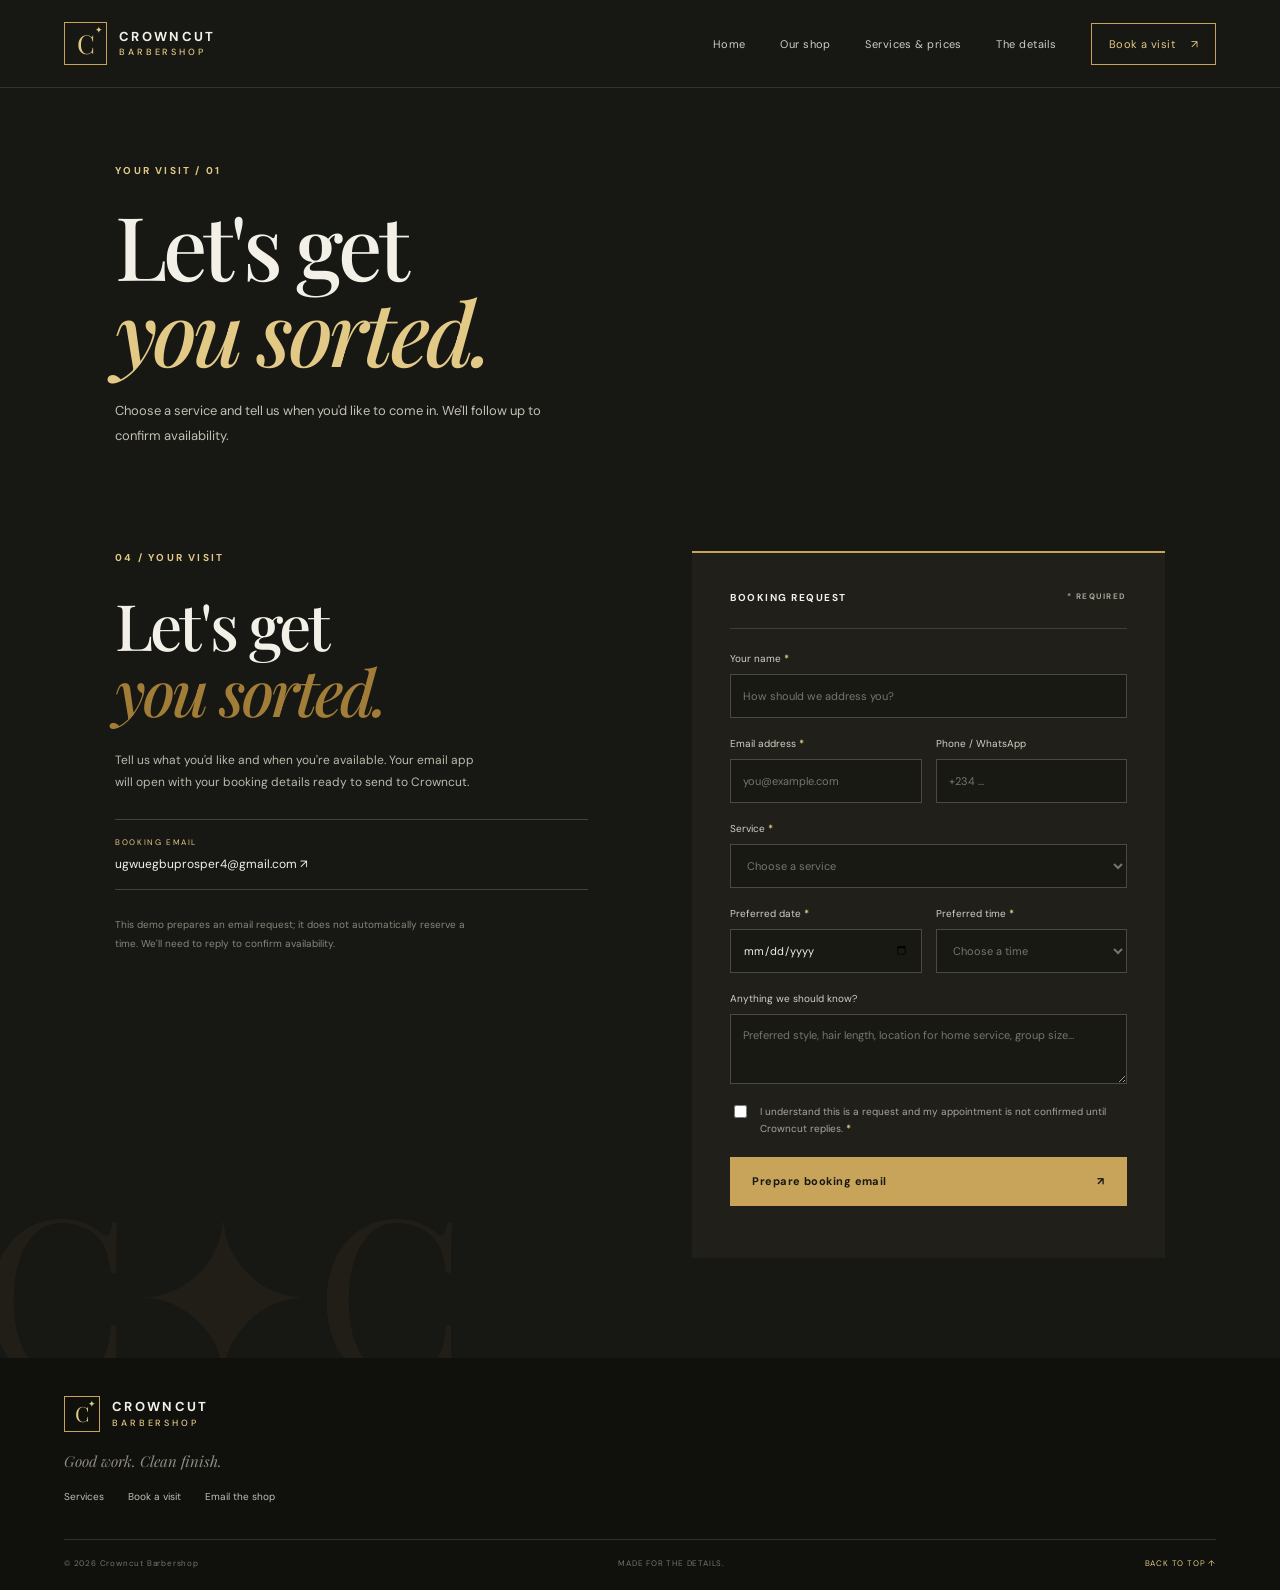
<file: booking.html>
<!doctype html>
<html lang="en">
<head>
  <meta charset="utf-8">
  <meta name="viewport" content="width=device-width, initial-scale=1">
  <meta name="theme-color" content="#171713">
  <meta name="description" content="Request a Crowncut Barbershop appointment by selecting a service, date and preferred time.">
  <title>Book an Appointment — Crowncut Barbershop</title>
  <link rel="preconnect" href="https://fonts.googleapis.com">
  <link rel="preconnect" href="https://fonts.gstatic.com" crossorigin>
  <link href="https://fonts.googleapis.com/css2?family=DM+Sans:wght@400;500;600;700&family=Playfair+Display:wght@500;600;700&display=swap" rel="stylesheet">
  <link rel="stylesheet" href="styles.css">
  <script defer src="script.js"></script>
</head>
<body>
  <a class="skip-link" href="#main">Skip to content</a>
  <header class="site-header">
    <a class="brand" href="#home" aria-label="Crowncut Barbershop home">
      <span class="brand-mark" aria-hidden="true">C<span>✦</span></span>
      <span class="brand-name">CROWNCUT <small>BARBERSHOP</small></span>
    </a>
    <button class="menu-toggle" aria-expanded="false" aria-controls="primary-nav" aria-label="Open navigation"><span></span><span></span></button>
    <nav id="primary-nav" class="primary-nav" aria-label="Main navigation">
      <a href="index.html" class="nav-link">Home</a>
      <a href="index.html#about" class="nav-link">Our shop</a>
      <a href="services.html" class="nav-link">Services & prices</a>
      <a href="index.html#gallery" class="nav-link">The details</a>
      <a href="booking.html" class="nav-link active nav-book">Book a visit <span aria-hidden="true">↗</span></a>
    </nav>
  </header>


  <main id="main">
<section class="page-banner booking-banner"><div class="section-kicker">YOUR VISIT / 01</div><h1>Let's get<br><em>you sorted.</em></h1><p>Choose a service and tell us when you'd like to come in. We'll follow up to confirm availability.</p></section>
    <section class="booking-section" id="booking">
      <div class="booking-decor" aria-hidden="true">C✦C</div>
      <div class="booking-intro">
        <div class="section-kicker">04 / YOUR VISIT</div>
        <h2>Let's get<br><em>you sorted.</em></h2>
        <p>Tell us what you'd like and when you're available. Your email app will open with your booking details ready to send to Crowncut.</p>
        <div class="booking-contact"><span class="contact-label">BOOKING EMAIL</span><a href="mailto:ugwuegbuprosper4@gmail.com">ugwuegbuprosper4@gmail.com ↗</a></div>
        <p class="booking-small">This demo prepares an email request; it does not automatically reserve a time. We'll need to reply to confirm availability.</p>
      </div>
      <form class="booking-form" id="booking-form">
        <div class="form-heading"><span>BOOKING REQUEST</span><span class="required-note">* REQUIRED</span></div>
        <label for="customer-name">Your name <b>*</b></label>
        <input id="customer-name" name="name" autocomplete="name" required placeholder="How should we address you?">
        <div class="form-row">
          <div><label for="customer-email">Email address <b>*</b></label><input id="customer-email" name="email" type="email" autocomplete="email" required placeholder="you@example.com"></div>
          <div><label for="customer-phone">Phone / WhatsApp</label><input id="customer-phone" name="phone" type="tel" autocomplete="tel" placeholder="+234 ..."></div>
        </div>
        <label for="selected-service">Service <b>*</b></label>
        <select id="selected-service" name="service" required><option value="">Choose a service</option></select>
        <div class="form-row">
          <div><label for="booking-date">Preferred date <b>*</b></label><input id="booking-date" name="date" type="date" required></div>
          <div><label for="booking-time">Preferred time <b>*</b></label><select id="booking-time" name="time" required><option value="">Choose a time</option><option>9:00 AM</option><option>10:00 AM</option><option>11:00 AM</option><option>12:00 PM</option><option>1:00 PM</option><option>2:00 PM</option><option>3:00 PM</option><option>4:00 PM</option><option>5:00 PM</option><option>6:00 PM</option></select></div>
        </div>
        <label for="booking-notes">Anything we should know?</label>
        <textarea id="booking-notes" name="notes" rows="3" placeholder="Preferred style, hair length, location for home service, group size…"></textarea>
        <label class="consent"><input type="checkbox" id="consent" required><span>I understand this is a request and my appointment is not confirmed until Crowncut replies. <b>*</b></span></label>
        <button class="button button-gold submit-button" type="submit">Prepare booking email <span aria-hidden="true">↗</span></button>
        <p class="form-feedback" id="form-feedback" role="status" aria-live="polite"></p>
      </form>
    </section>

  </main>
  <footer class="site-footer">
    <a class="brand footer-brand" href="#home"><span class="brand-mark">C<span>✦</span></span><span class="brand-name">CROWNCUT <small>BARBERSHOP</small></span></a>
    <p>Good work. Clean finish.</p>
    <div class="footer-links"><a href="#services">Services</a><a href="#booking">Book a visit</a><a href="mailto:ugwuegbuprosper4@gmail.com">Email the shop</a></div>
    <div class="footer-bottom"><span>© <span id="year"></span> Crowncut Barbershop</span><span>MADE FOR THE DETAILS.</span><a href="#home">BACK TO TOP ↑</a></div>
  </footer>

</body>
</html>
</file>
<file: styles.css>
/* Crowncut Barbershop — a deliberately editorial black, bone and brass visual system */
:root {
  --ink: #171713; --ink-soft: #24241e; --paper: #f3f0e8; --paper-deep: #e8e3d8;
  --brass: #c7a45a; --brass-light: #e2c985; --muted: #77756b; --line: rgba(23,23,19,.18);
  --serif: "Playfair Display", Georgia, serif; --sans: "DM Sans", Arial, sans-serif;
  --page: min(1240px, calc(100% - 9vw));
}
* { box-sizing: border-box; }
html { scroll-behavior: smooth; scroll-padding-top: 90px; }
body { margin: 0; background: var(--paper); color: var(--ink); font-family: var(--sans); -webkit-font-smoothing: antialiased; }
img { display: block; max-width: 100%; }
a { color: inherit; text-decoration: none; }
button, input, select, textarea { font: inherit; }
button, a, input, select, textarea { -webkit-tap-highlight-color: transparent; }
:focus-visible { outline: 3px solid var(--brass); outline-offset: 4px; }
.skip-link { position: absolute; left: -999px; top: 10px; z-index: 1000; padding: 12px 16px; background: var(--brass); color: var(--ink); }
.skip-link:focus { left: 10px; }
.site-header { height: 88px; padding: 0 5vw; display: flex; align-items: center; justify-content: space-between; gap: 28px; background: var(--ink); color: var(--paper); border-bottom: 1px solid rgba(243,240,232,.13); position: relative; z-index: 10; }
.brand { display: inline-flex; align-items: center; gap: 12px; flex-shrink: 0; }
.brand-mark { display: grid; place-items: center; width: 43px; height: 43px; border: 1px solid var(--brass); color: var(--brass-light); font-family: var(--serif); font-size: 26px; line-height: 1; position: relative; }
.brand-mark span { font-family: var(--sans); font-size: 9px; position: absolute; right: 3px; top: 3px; }
.brand-name { font-size: 13px; font-weight: 700; letter-spacing: .18em; line-height: 1.4; }
.brand-name small { display: block; color: var(--brass-light); font-size: 9px; letter-spacing: .32em; font-weight: 500; }
.primary-nav { display: flex; align-items: center; gap: clamp(17px, 2.7vw, 42px); height: 100%; }
.nav-link { font-size: 11px; letter-spacing: .04em; color: #d0cec5; transition: color .2s ease; }
.nav-link:hover, .nav-link.active { color: var(--brass-light); }
.nav-book { border: 1px solid var(--brass); padding: 13px 17px; color: var(--brass-light); }
.nav-book span { margin-left: 12px; }
.menu-toggle { display: none; background: transparent; border: 0; padding: 10px; }
.menu-toggle span { display: block; width: 24px; height: 1px; margin: 6px; background: var(--paper); }
.hero { background: var(--ink); color: var(--paper); min-height: 650px; display: grid; grid-template-columns: 48% 52%; position: relative; overflow: hidden; }
.hero-copy { padding: clamp(65px, 8vw, 118px) 5vw 60px 9vw; display: flex; flex-direction: column; align-items: flex-start; position: relative; z-index: 1; }
.eyebrow, .section-kicker { font-size: 10px; letter-spacing: .22em; font-weight: 700; }
.eyebrow { color: var(--brass-light); display: flex; align-items: center; gap: 12px; margin: 0 0 28px; }
.eyebrow-line { width: 31px; height: 1px; background: var(--brass); }
h1, h2 { font-family: var(--serif); font-weight: 500; letter-spacing: -.045em; }
.hero h1 { font-size: clamp(54px, 6.4vw, 91px); line-height: .99; margin: 0; max-width: 600px; }
h1 em, h2 em { font-weight: 500; color: var(--brass-light); }
.hero-intro { color: #c3c0b5; font-size: 14px; line-height: 1.9; max-width: 390px; margin: 29px 0 30px; }
.hero-actions { display: flex; flex-wrap: wrap; align-items: center; gap: 25px; }
.button { display: inline-flex; justify-content: center; align-items: center; gap: 23px; min-height: 49px; padding: 0 21px; border: 1px solid transparent; cursor: pointer; font-size: 11px; font-weight: 700; letter-spacing: .04em; transition: background .2s, color .2s, border-color .2s; }
.button-gold { background: var(--brass); color: var(--ink); }
.button-gold:hover { background: var(--brass-light); }
.text-link { font-size: 11px; color: var(--paper); border-bottom: 1px solid rgba(243,240,232,.45); padding: 0 0 7px; transition: color .2s, border-color .2s; }
.text-link span { padding-left: 8px; }
.text-link:hover { color: var(--brass-light); border-color: var(--brass-light); }
.hero-note { display: flex; align-items: center; gap: 10px; margin-top: auto; padding-top: 52px; color: #a8a69c; font-size: 8px; letter-spacing: .17em; }
.note-dot { width: 6px; height: 6px; border-radius: 50%; background: var(--brass); }
.hero-visual { min-height: 650px; position: relative; background: #39382f; }
.hero-visual::after { content: ""; position: absolute; inset: 0; background: linear-gradient(90deg, rgba(23,23,19,.16), transparent 25%), linear-gradient(0deg, rgba(23,23,19,.38), transparent 35%); pointer-events: none; }
.hero-visual > img { width: 100%; height: 100%; min-height: 650px; object-fit: cover; object-position: 48% center; filter: saturate(.7) contrast(1.04); }
.hero-stamp { position: absolute; z-index: 1; top: 11%; right: 9%; width: 112px; height: 112px; border: 1px solid var(--brass-light); border-radius: 50%; color: var(--paper); display: flex; flex-direction: column; align-items: center; justify-content: center; gap: 6px; font-size: 7px; letter-spacing: .16em; transform: rotate(9deg); }
.hero-stamp b { color: var(--brass-light); font-size: 20px; font-weight: 400; }
.image-caption { position: absolute; z-index: 1; bottom: 28px; left: 30px; right: 30px; display: flex; justify-content: space-between; color: #f3f0e8; font-size: 8px; letter-spacing: .16em; }
.hero-side-label { position: absolute; right: 13px; top: 44%; writing-mode: vertical-rl; font-size: 8px; letter-spacing: .2em; color: #b5b1a6; z-index: 2; }
.ticker { background: var(--brass); color: var(--ink); white-space: nowrap; overflow: hidden; padding: 15px 0; font-size: 9px; font-weight: 700; letter-spacing: .22em; }
.ticker div { text-align: center; }
.ticker b { padding: 0 25px; font-size: 13px; font-weight: 400; }
.section-wrap { width: var(--page); margin: 0 auto; }
.about { padding-top: 105px; padding-bottom: 34px; }
.section-kicker { color: #777365; }
.about-grid { display: grid; grid-template-columns: 1fr 1fr; gap: 9%; padding: 43px 5% 70px 0; }
.about h2, .services-top h2, .gallery-heading h2, .booking-intro h2 { font-size: clamp(43px, 5.2vw, 70px); line-height: 1.03; margin: 0; }
.about h2 em, .services-top h2 em, .gallery-heading h2 em, .booking-intro h2 em { color: #a17d37; }
.ornament { margin-top: 38px; color: #9c7d42; letter-spacing: .26em; font-size: 10px; }
.about-copy { padding-top: 5px; max-width: 475px; }
.about-copy p { color: #66645b; font-size: 13px; line-height: 1.95; margin: 0 0 17px; }
.about-copy .lead { color: var(--ink); font-family: var(--serif); font-size: 23px; line-height: 1.45; margin-bottom: 18px; }
.dark-link { display: inline-block; color: var(--ink); border-color: #aaa596; margin-top: 9px; }
.about-bottom { display: flex; justify-content: space-between; border-top: 1px solid var(--line); padding: 19px 0; color: #77756b; font-size: 8px; letter-spacing: .2em; }
.services-section { background: var(--paper-deep); padding: 93px 0 86px; }
.services-top { display: grid; grid-template-columns: 1fr 360px; gap: 10%; align-items: end; }
.services-top .section-kicker { margin-bottom: 30px; }
.services-top > p { color: #6c695f; font-size: 12px; line-height: 1.9; margin: 0 0 5px; }
.service-toolbar { display: flex; justify-content: space-between; align-items: center; gap: 20px; margin: 52px 0 20px; border-bottom: 1px solid var(--line); padding-bottom: 14px; }
.filter-list { display: flex; flex-wrap: wrap; gap: 7px; }
.filter-button { border: 1px solid transparent; padding: 9px 12px; color: #77756b; background: transparent; font-size: 10px; cursor: pointer; transition: all .2s; }
.filter-button:hover, .filter-button.active { border-color: #a58a52; color: var(--ink); }
.menu-count { color: #77756b; white-space: nowrap; font-size: 8px; letter-spacing: .16em; }
.service-grid { display: grid; grid-template-columns: repeat(4, minmax(0, 1fr)); column-gap: 18px; row-gap: 34px; }
.service-item { min-width: 0; }
.service-image { height: 210px; overflow: hidden; background: #d3cbbb; position: relative; }
.service-image img { width: 100%; height: 100%; object-fit: cover; filter: saturate(.78); transition: transform .45s ease, filter .35s ease; }
.service-item:hover .service-image img { transform: scale(1.035); filter: saturate(1); }
.service-index { position: absolute; left: 10px; top: 10px; background: var(--paper); color: var(--ink); padding: 6px 8px; font-size: 8px; letter-spacing: .12em; }
.service-info { padding: 15px 0 0; }
.service-meta { display: flex; justify-content: space-between; align-items: baseline; gap: 10px; }
.service-meta h3 { font-family: var(--serif); font-weight: 600; font-size: 18px; letter-spacing: -.02em; margin: 0; }
.service-price { font-size: 11px; font-weight: 700; white-space: nowrap; color: #88692c; }
.service-info p { font-size: 10px; color: #747167; line-height: 1.75; min-height: 36px; margin: 9px 0 14px; }
.service-book { display: inline-flex; align-items: center; gap: 12px; border-bottom: 1px solid #b5a47d; padding-bottom: 6px; font-size: 9px; font-weight: 700; letter-spacing: .05em; }
.service-book span { transition: transform .2s; }
.service-book:hover span { transform: translateX(4px); }
.price-note { border-top: 1px solid var(--line); padding-top: 17px; margin: 46px 0 0; color: #77756b; font-size: 10px; line-height: 1.8; }
.gallery-section { padding: 102px 0 100px; background: var(--paper); }
.gallery-heading { display: flex; align-items: end; justify-content: space-between; gap: 30px; margin-bottom: 44px; }
.gallery-heading .section-kicker { margin-bottom: 25px; }
.gallery-heading p { max-width: 340px; color: #6c695f; font-size: 12px; line-height: 1.9; margin: 0 0 5px; }
.gallery-grid { display: grid; grid-template-columns: 1.25fr .85fr .85fr; gap: 18px; align-items: start; }
.gallery-grid figure { margin: 0; min-width: 0; }
.gallery-grid img { width: 100%; height: 315px; object-fit: cover; filter: saturate(.72); }
.gallery-grid .gallery-large img { height: 425px; }
.gallery-offset { margin-top: 68px !important; }
.gallery-grid figcaption { display: flex; gap: 13px; align-items: center; padding-top: 13px; font-size: 9px; letter-spacing: .16em; font-weight: 700; }
.gallery-grid figcaption span { color: #9a7a3c; }
.gallery-disclaimer { color: #89867b; font-size: 9px; margin-top: 29px; }
.booking-section { background: var(--ink); color: var(--paper); display: grid; grid-template-columns: 1fr 1fr; gap: 10%; padding: 100px max(9vw, calc((100vw - 1100px)/2)); position: relative; overflow: hidden; }
.booking-decor { position: absolute; bottom: -75px; left: -20px; font-family: var(--serif); font-size: 220px; color: rgba(199,164,90,.055); pointer-events: none; }
.booking-intro, .booking-form { position: relative; z-index: 1; }
.booking-intro .section-kicker { color: var(--brass-light); margin-bottom: 28px; }
.booking-intro h2 { font-size: clamp(48px, 5vw, 69px); }
.booking-intro > p { max-width: 370px; color: #bcb9ae; font-size: 12px; line-height: 1.9; margin: 25px 0; }
.booking-contact { border-top: 1px solid rgba(243,240,232,.2); border-bottom: 1px solid rgba(243,240,232,.2); padding: 17px 0; display: flex; flex-direction: column; gap: 9px; align-items: flex-start; }
.contact-label { color: var(--brass-light); font-size: 8px; letter-spacing: .2em; }
.booking-contact a { font-size: 12px; }
.booking-contact a:hover { color: var(--brass-light); }
.booking-intro .booking-small { color: #88877d; font-size: 10px; }
.booking-form { background: #201f1a; padding: clamp(22px, 3vw, 38px); border-top: 2px solid var(--brass); }
.form-heading { display: flex; justify-content: space-between; gap: 10px; padding-bottom: 24px; margin-bottom: 23px; border-bottom: 1px solid rgba(243,240,232,.15); font-size: 10px; letter-spacing: .15em; font-weight: 700; }
.required-note { color: #a7a397; font-size: 8px; }
.booking-form label { display: block; font-size: 10px; color: #d4d0c4; margin-bottom: 9px; }
.booking-form label b { color: var(--brass-light); }
.booking-form input:not([type="checkbox"]), .booking-form select, .booking-form textarea { display: block; width: 100%; border: 1px solid #4b4940; background: #191914; color: var(--paper); border-radius: 0; padding: 13px 12px; margin-bottom: 19px; min-height: 44px; font-size: 11px; }
.booking-form input::placeholder, .booking-form textarea::placeholder { color: #77756b; }
.booking-form select:invalid { color: #77756b; }
.booking-form select option { color: var(--paper); background: var(--ink); }
.booking-form textarea { resize: vertical; }
.form-row { display: grid; grid-template-columns: 1fr 1fr; gap: 14px; }
.consent { display: flex !important; align-items: flex-start; gap: 10px; line-height: 1.7; margin: 2px 0 20px !important; color: #a9a69b !important; }
.consent input { margin-top: 2px; accent-color: var(--brass); flex-shrink: 0; }
.submit-button { width: 100%; justify-content: space-between; }
.form-feedback { color: var(--brass-light); font-size: 10px; line-height: 1.7; margin: 14px 0 0; }
.site-footer { padding: 38px 5vw 22px; background: #10100d; color: var(--paper); }
.footer-brand .brand-mark { width: 36px; height: 36px; font-size: 21px; }
.site-footer > p { color: #8e8b80; font-family: var(--serif); font-style: italic; font-size: 15px; margin: 19px 0; }
.footer-links { display: flex; flex-wrap: wrap; gap: 24px; margin-bottom: 36px; }
.footer-links a { font-size: 10px; color: #c1beb3; }
.footer-links a:hover { color: var(--brass-light); }
.footer-bottom { border-top: 1px solid rgba(243,240,232,.14); padding-top: 18px; display: flex; justify-content: space-between; gap: 15px; color: #77756b; font-size: 8px; letter-spacing: .1em; }
.footer-bottom a { color: var(--brass-light); }
[hidden] { display: none !important; }

@media (min-width: 1500px) { .hero-copy { padding-left: max(9vw, calc((100vw - 1240px)/2)); } }
@media (max-width: 1050px) {
  :root { --page: min(100% - 7vw, 1240px); }
  .site-header { padding: 0 3.5vw; }
  .primary-nav { gap: 17px; }
  .hero-copy { padding-left: 6vw; }
  .hero h1 { font-size: clamp(52px, 6vw, 76px); }
  .service-grid { grid-template-columns: repeat(3, minmax(0, 1fr)); }
  .service-image { height: 225px; }
  .booking-section { padding-left: 6vw; padding-right: 6vw; gap: 6%; }
}
@media (max-width: 760px) {
  html { scroll-padding-top: 72px; }
  .site-header { height: 72px; padding: 0 5vw; }
  .brand-mark { width: 37px; height: 37px; font-size: 22px; }
  .brand-name { font-size: 11px; }
  .menu-toggle { display: block; cursor: pointer; }
  .primary-nav { display: none; position: absolute; top: 72px; left: 0; right: 0; height: auto; padding: 10px 5vw 23px; background: var(--ink); border-top: 1px solid rgba(243,240,232,.12); flex-direction: column; align-items: stretch; gap: 0; }
  .primary-nav.open { display: flex; }
  .nav-link { padding: 15px 0; border-bottom: 1px solid rgba(243,240,232,.1); font-size: 12px; }
  .nav-book { margin-top: 12px; padding: 14px; text-align: center; border: 1px solid var(--brass); }
  .hero { grid-template-columns: 1fr; }
  .hero-copy { padding: 65px 7vw 35px; }
  .hero h1 { font-size: clamp(56px, 13vw, 83px); }
  .hero-intro { max-width: 430px; }
  .hero-note { margin-top: 38px; padding-top: 0; }
  .hero-visual { min-height: 390px; height: 58vw; max-height: 510px; }
  .hero-visual > img { min-height: 0; height: 100%; }
  .hero-stamp { width: 90px; height: 90px; top: 8%; right: 8%; }
  .hero-side-label { display: none; }
  .ticker div { text-align: left; padding-left: 20px; }
  .about { padding-top: 72px; }
  .about-grid { grid-template-columns: 1fr; gap: 30px; padding: 34px 0 45px; }
  .about h2, .services-top h2, .gallery-heading h2 { font-size: 54px; }
  .about-bottom { gap: 14px; flex-wrap: wrap; font-size: 7px; }
  .services-section, .gallery-section { padding: 72px 0; }
  .services-top { grid-template-columns: 1fr; gap: 24px; }
  .services-top .section-kicker { margin-bottom: 23px; }
  .services-top > p { max-width: 470px; }
  .service-toolbar { margin-top: 32px; align-items: flex-start; flex-direction: column; }
  .filter-list { gap: 4px; }
  .filter-button { padding: 8px 9px; }
  .service-grid { grid-template-columns: repeat(2, minmax(0, 1fr)); gap: 28px 13px; }
  .service-image { height: clamp(145px, 34vw, 240px); }
  .service-meta { align-items: flex-start; flex-direction: column; gap: 5px; }
  .service-meta h3 { font-size: 17px; }
  .service-info p { min-height: 0; }
  .gallery-heading { display: block; }
  .gallery-heading p { margin-top: 20px; }
  .gallery-grid { grid-template-columns: 1fr 1fr; gap: 24px 13px; }
  .gallery-grid .gallery-large { grid-column: 1 / -1; }
  .gallery-grid .gallery-large img { height: 60vw; max-height: 410px; }
  .gallery-grid img { height: 42vw; }
  .gallery-offset { margin-top: 0 !important; }
  .booking-section { grid-template-columns: 1fr; padding: 72px 6vw; gap: 37px; }
  .booking-intro h2 { font-size: 58px; }
  .booking-form { padding: 24px 19px; }
  .footer-bottom { flex-wrap: wrap; line-height: 1.7; }
}
@media (max-width: 390px) {
  .hero-actions { align-items: flex-start; flex-direction: column; gap: 18px; }
  .service-grid { gap: 24px 10px; }
  .service-image { height: 145px; }
  .service-meta h3 { font-size: 16px; }
  .form-row { grid-template-columns: 1fr; gap: 0; }
  .footer-bottom span:nth-child(2) { display: none; }
}
@media (prefers-reduced-motion: reduce) {
  *, *::before, *::after { scroll-behavior: auto !important; transition-duration: .01ms !important; animation-duration: .01ms !important; }
}

.page-banner { padding: 76px max(9vw, calc((100vw - 1100px)/2)) 72px; background: var(--ink); color: var(--paper); }
.page-banner .section-kicker { color: var(--brass-light); margin-bottom: 25px; }
.page-banner h1 { font-size: clamp(58px, 7vw, 88px); line-height: .98; margin: 0; }
.page-banner h1 em { color: var(--brass-light); }
.page-banner p { max-width: 470px; color: #c3c0b5; font-size: 13px; line-height: 1.9; margin: 25px 0 0; }
.home-cta { padding: 75px 9vw 85px; background: var(--paper-deep); }
.home-cta .section-kicker { margin-bottom: 24px; }
.home-cta h2 { font-size: clamp(48px, 5vw, 70px); line-height: 1.02; margin: 0; }
.home-cta h2 em { color: #a17d37; }
.home-cta p { max-width: 420px; color: #6c695f; font-size: 12px; line-height: 1.9; margin: 22px 0; }
.home-cta .hero-actions { margin-top: 25px; }
.booking-banner { padding-bottom: 52px; }
.booking-banner + .booking-section { padding-top: 50px; }
@media (max-width: 760px) { .page-banner { padding: 58px 7vw 52px; } .page-banner h1 { font-size: 60px; } .home-cta { padding: 60px 7vw; } }
</file>
